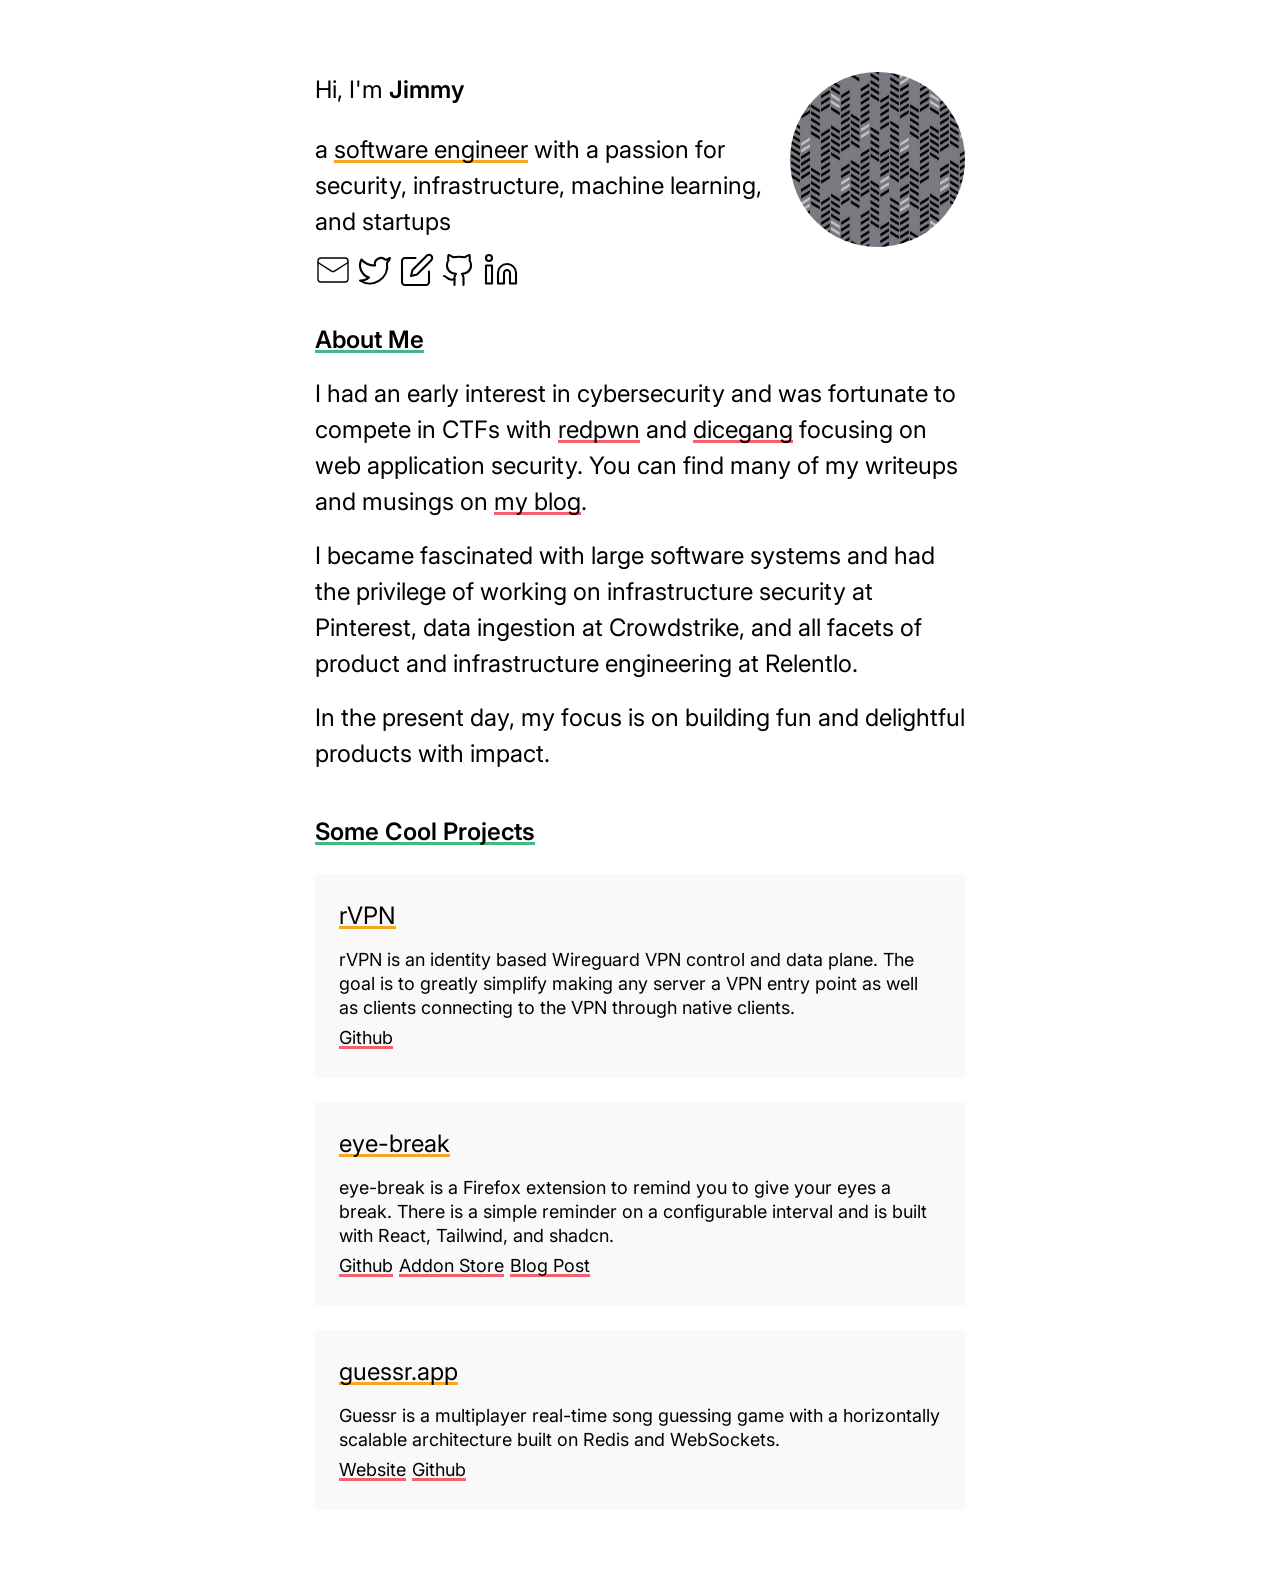
<file: index.html>
<!DOCTYPE html>
<html>
  <head>
    <meta charset="utf-8" />
    <meta name="author" content="Jimmy Li" />
    <meta name="viewport" content="width=device-width, initial-scale=1.0" />
    <title>Home | Jimmy Li</title>
    <link rel="stylesheet" type="text/css" href="style.css" />
    <meta
      name="description"
      content="Hi, I'm Jimmy, a software engineering wiht a passion for security, infrastructure, machine learning, and startups"
    />
    <meta
      name="keywords"
      content="jimmy li, cybersecurity, ctfs, jimmy li security"
    />
    <meta name="og:title" content="Home | Jimmy Li" />
    <meta
      name="og:description"
      content="Hi, I'm Jimmy, a software engineering wiht a passion for security, infrastructure, machine learning, and startups"
    />
    <meta name="og:image" content="https://jimmyli.us/assets/profile.webp" />
  </head>
  <body>
    <div class="body-container">
      <div class="header-container">
        <div class="header-text">
          <div class="header-intro">
            <span>Hi, I'm </span><span class="semi-bold">Jimmy</span>
          </div>
          <div class="header-body">
            <span>a</span>
            <span class="underline-orange">software engineer</span>
            <span>
              with a passion for security, infrastructure, machine learning, and
              startups
            </span>
          </div>
          <div class="header-links">
            <a href="mailto:me@jimmyli.us"
              ><img src="./assets/icons/mail.svg" alt="mail"
            /></a>
            <a href="https://twitter.com/jimfutsu"
              ><img src="./assets/icons/twitter.svg" alt="twitter"
            /></a>
            <a href="https://blog.jimmyli.us"
              ><img src="./assets/icons/blog.svg" alt="blog"
            /></a>
            <a href="https://github.com/jimmyl02"
              ><img src="./assets/icons/github.svg" alt="github"
            /></a>
            <a href="https://www.linkedin.com/in/jimmy-li1/"
              ><img src="./assets/icons/linkedin.svg" alt="linkedin"
            /></a>
          </div>
        </div>
        <div>
          <img
            src="./assets/profile.webp"
            alt="pattern profile picture"
            class="header-image"
          />
        </div>
      </div>
      <div class="journey-container">
        <span class="semi-bold underline-green">About Me</span>
        <div class="journey-body">
          <div>
            <span
              >I had an early interest in cybersecurity and was fortunate to
              compete in CTFs with </span
            ><a href="https://redpwn.net"
              ><span class="underline-red">redpwn</span></a
            ><span> and </span
            ><a href="https://dicega.ng"
              ><span class="underline-red">dicegang</span></a
            ><span>
              focusing on web application security. You can find many of my
              writeups and musings on
              <a href="https://blog.jimmyli.us"
                ><span class="underline-red">my blog</span></a
              >.</span
            >
          </div>
          <div>
            <span
              >I became fascinated with large software systems and had the
              privilege of working on infrastructure security at Pinterest, data
              ingestion at Crowdstrike, and all facets of product and
              infrastructure engineering at Relentlo.</span
            >
          </div>
          <div>
            <span
              >In the present day, my focus is on building fun and delightful
              products with impact.
            </span>
          </div>
        </div>
      </div>
      <div class="projects-container">
        <span class="semi-bold underline-green">Some Cool Projects</span>
        <div class="project-container">
          <div class="project-title">
            <span class="underline-orange">rVPN</span>
          </div>
          <div class="project-body">
            <span class="text-small"
              >rVPN is an identity based Wireguard VPN control and data plane.
              The goal is to greatly simplify making any server a VPN entry
              point as well as clients connecting to the VPN through native
              clients.
            </span>
          </div>
          <div class="project-links">
            <a href="https://github.com/redpwn/rvpn"
              ><span class="underline-red text-small">Github</span></a
            >
          </div>
        </div>
        <div class="project-container">
          <div class="project-title">
            <span class="underline-orange">eye-break</span>
          </div>
          <div class="project-body">
            <span class="text-small"
              >eye-break is a Firefox extension to remind you to give your eyes
              a break. There is a simple reminder on a configurable interval and
              is built with React, Tailwind, and shadcn.
            </span>
          </div>
          <div class="project-links">
            <a href="https://github.com/jimmyl02/eye-break"
              ><span class="underline-red text-small">Github</span></a
            >
            <a href="https://addons.mozilla.org/en-US/firefox/addon/eye-break/"
              ><span class="underline-red text-small">Addon Store</span></a
            >
            <a href="https://blog.jimmyli.us/articles/2024-02/Firefox-Extension"
              ><span class="underline-red text-small">Blog Post</span></a
            >
          </div>
        </div>
        <div class="project-container">
          <div class="project-title">
            <span class="underline-orange">guessr.app</span>
          </div>
          <div class="project-body">
            <span class="text-small"
              >Guessr is a multiplayer real-time song guessing game with a
              horizontally scalable architecture built on Redis and WebSockets.
            </span>
          </div>
          <div class="project-links">
            <a href="https://guessr.app"
              ><span class="underline-red text-small">Website</span></a
            >
            <a href="https://github.com/jimmyl02/guessrapp"
              ><span class="underline-red text-small">Github</span></a
            >
          </div>
        </div>
      </div>
    </div>
  </body>
</html>
</file>
<file: style.css>
@import url("https://fonts.googleapis.com/css?family=Inter:600,400,400italic");

html {
  font-family: "Inter", Helvetica, Arial, sans-serif;
  text-rendering: optimizeLegibility;
  line-height: 1.5;
  font-size: 1.5em;
}

span.semi-bold {
  font-weight: 600;
}

span.underline-orange {
  text-decoration: underline;
  text-decoration-color: #f5a623;
  text-decoration-thickness: 3px;
  text-decoration-skip-ink: none;
}

span.underline-green {
  text-decoration: underline;
  text-decoration-color: #42b983;
  text-decoration-thickness: 3px;
  text-decoration-skip-ink: none;
}

span.underline-red {
  text-decoration: underline;
  text-decoration-color: #f36170;
  text-decoration-thickness: 3px;
  text-decoration-skip-ink: none;
}

span.text-small {
  font-size: 0.75em;
  line-height: normal;
}

a {
  color: #000;
}

.body-container {
  display: flex;
  flex-direction: column;
  align-items: center;
  margin-block: 3em;
}

.header-container {
  display: flex;
  flex-direction: row;
  justify-content: space-between;
  max-width: 650px;
}

.header-text {
  display: flex;
  flex-direction: column;
}

.header-body {
  margin-top: 1em;
}

.header-links {
  margin-top: 0.5em;
}

.header-links > a > img {
  width: 36px;
}

.header-image {
  width: 175px;
  height: 175px;
  border-radius: 100px;
  margin-left: 25px;

  @media screen and (max-width: 1200px) {
    display: none;
  }
}

.journey-container {
  display: flex;
  flex-direction: column;
  max-width: 650px;
  margin-top: 1em;
}

.journey-body {
  display: flex;
  flex-direction: column;
  gap: 0.75em;
  padding-block: 0.75em;
}

.projects-container {
  display: flex;
  flex-direction: column;
  max-width: 650px;
  margin-top: 1em;
}

.project-container {
  display: flex;
  flex-direction: column;
  background-color: #f9f9f9;
  margin-top: 1em;
  padding: 1em;
}

.project-body {
  margin-top: 0.5em;
  line-height: 1;
}
</file>
